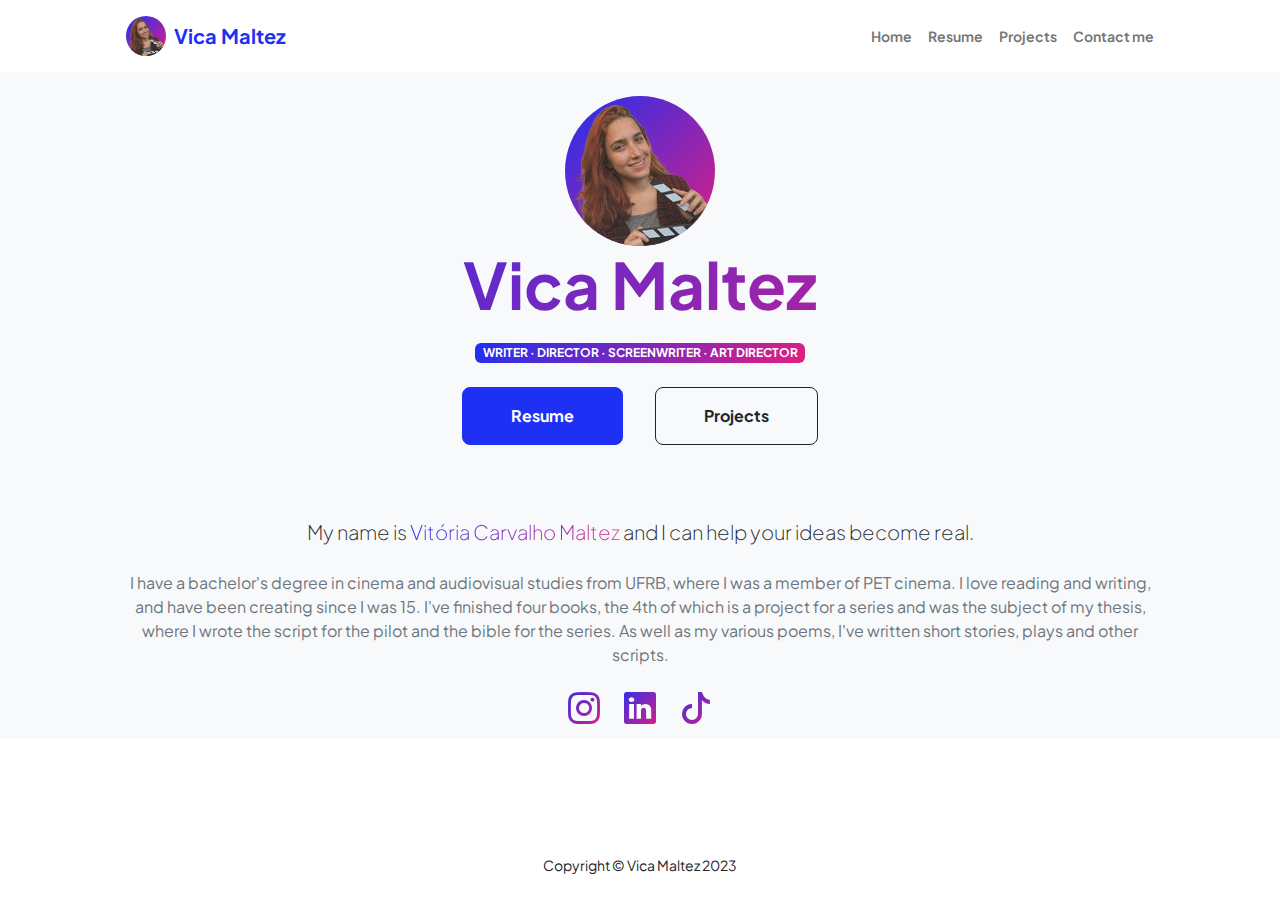
<file: index.html>
<!DOCTYPE html>
<html lang="en">
    <head>
        <meta charset="utf-8" />
        <meta name="viewport" content="width=device-width, initial-scale=1, shrink-to-fit=no" />
        <meta name="description" content="" />
        <meta name="author" content="" />
        <title>Vica Maltez</title>
        <!-- Favicon-->
        <link rel="icon" type="image/x-icon" href="assets/favicon.ico" />
        <!-- Custom Google font-->
        <link rel="preconnect" href="https://fonts.googleapis.com" />
        <link rel="preconnect" href="https://fonts.gstatic.com" crossorigin />
        <link href="https://fonts.googleapis.com/css2?family=Plus+Jakarta+Sans:wght@100;200;300;400;500;600;700;800;900&amp;display=swap" rel="stylesheet" />
        <!-- Bootstrap icons-->
        <link href="https://cdn.jsdelivr.net/npm/bootstrap-icons@1.8.1/font/bootstrap-icons.css" rel="stylesheet" />
        <!-- Core theme CSS (includes Bootstrap)-->
        <link href="css/styles.css" rel="stylesheet" />
    </head>
    <body class="d-flex flex-column h-100">
        <main class="flex-shrink-0">
            <!-- Navigation-->
            <nav class="navbar fixed-top navbar-expand-lg navbar-light bg-white py-3">
                <div class="container px-5">
                                <img class="bg-gradient-primary-to-secondary rounded-circle mx-2" width="40" src="assets/profile.png" alt="..."/>
                                <a class="navbar-brand" href="index.html"><span class="fw-bolder text-primary">Vica Maltez</span></a>
                    <button class="navbar-toggler" type="button" data-bs-toggle="collapse" data-bs-target="#navbarSupportedContent" aria-controls="navbarSupportedContent" aria-expanded="false" aria-label="Toggle navigation"><span class="navbar-toggler-icon"></span></button>
                    <div class="collapse navbar-collapse" id="navbarSupportedContent">
                        <ul class="navbar-nav ms-auto mb-2 mb-lg-0 small fw-bolder">
                            <li class="nav-item"><a class="nav-link" href="index.html">Home</a></li>
                            <li class="nav-item"><a class="nav-link" href="resume.html">Resume</a></li>
                            <li class="nav-item"><a class="nav-link" href="projects.html">Projects</a></li>
                            <li class="nav-item"><a class="nav-link" href="contact.html">Contact me</a></li>
                        </ul>
                    </div>
                </div>
            </nav>
            <!-- Header-->
            <header class="bg-light py-5">
                <div class="container px-5">
                    <div class="col-xxl-7">
                        <!-- Header profile picture-->
                        <div class="d-flex justify-content-center mt-5 mt-xxl-0">
                            <div class="">
                                <!-- TIP: For best results, use a photo with a transparent background like the demo example below-->
                                <!-- Watch a tutorial on how to do this on YouTube (link)-->
                                <img class="bg-gradient-primary-to-secondary rounded-circle" width="150" src="assets/profile.png" alt="..."/>
                            </div>
                        </div>
                    </div>
                    <div class="row gx-5 align-items-center">
                        <div class="col-xxl-5">
                            <!-- Header text content-->
                            <div class="text-center text-xxl-start">
                                <div class="display-3 fw-bolder mb-3 text-gradient">Vica Maltez</div>
                                <div class="badge bg-gradient-primary-to-secondary text-white mb-4"><div class="text-uppercase">Writer &middot; Director &middot; Screenwriter &middot; Art director</div></div>
                                <!-- <h1 class="display-3 fw-bolder mb-5"><span class="text-gradient d-inline">Get online and grow fast</span></h1> -->
                                <div class="d-grid gap-3 d-sm-flex justify-content-sm-center justify-content-xxl-start mb-3">
                                    <a class="btn btn-primary btn-lg px-5 py-3 me-sm-3 fs-6 fw-bolder" href="resume.html">Resume</a>
                                    <a class="btn btn-outline-dark btn-lg px-5 py-3 fs-6 fw-bolder" href="projects.html">Projects</a>
                                </div>
                            </div>
                        </div>
                    </div>
                </div>
            </header>
            <!-- About Section-->
            <section class="bg-light">
                <div class="container px-5">
                    <div class="row gx-5 justify-content-center">
                        <div class="col-xxl-1">
                            <div class="text-center my-2">
                                <!-- <h2 class="display-5 fw-bolder"><span class="text-gradient d-inline">About Me</span></h2> -->
                                <p class="lead fw-light mb-4">My name is <text class="text-gradient">Vitória Carvalho Maltez</text> and I can help your ideas become real.</p>
                                <p class="text-muted">I have a bachelor's degree in cinema and audiovisual studies from UFRB, where I was a member of PET cinema. I love reading and writing, and have been creating since I was 15. I've finished four books, the 4th of which is a project for a series and was the subject of my thesis, where I wrote the script for the pilot and the bible for the series. As well as my various poems, I've written short stories, plays and other scripts.</p>
                                <div class="d-flex justify-content-center fs-2 gap-4">
                                    <a class="text-gradient" target="_blank" href="https://www.instagram.com/vicaindica/"><i class="bi bi-instagram"></i></a>
                                    <a class="text-gradient" target="_blank" href="https://www.linkedin.com/in/vit%C3%B3ria-maltez-14976a27a/?locale=en_US"><i class="bi bi-linkedin"></i></a>
                                    <a class="text-gradient" target="_blank" href="https://www.tiktok.com/@vicamaltez"><i class="bi bi-tiktok"></i></a>
                                </div>
                            </div>
                        </div>
                    </div>
                </div>
            </section>
        </main>
        <!-- Footer-->
        <footer class="bg-white py-4 mt-auto">
            <div class="container px-5">
                <div class="row align-items-center justify-content-center flex-column flex-sm-row">
                    <div class="col-auto"><div class="small m-0">Copyright &copy; Vica Maltez 2023</div></div>
                </div>
            </div>
        </footer>
        <!-- Bootstrap core JS-->
        <script src="https://cdn.jsdelivr.net/npm/bootstrap@5.2.3/dist/js/bootstrap.bundle.min.js"></script>
        <!-- Core theme JS-->
        <script src="js/scripts.js"></script>
    </body>
</html>
</file>
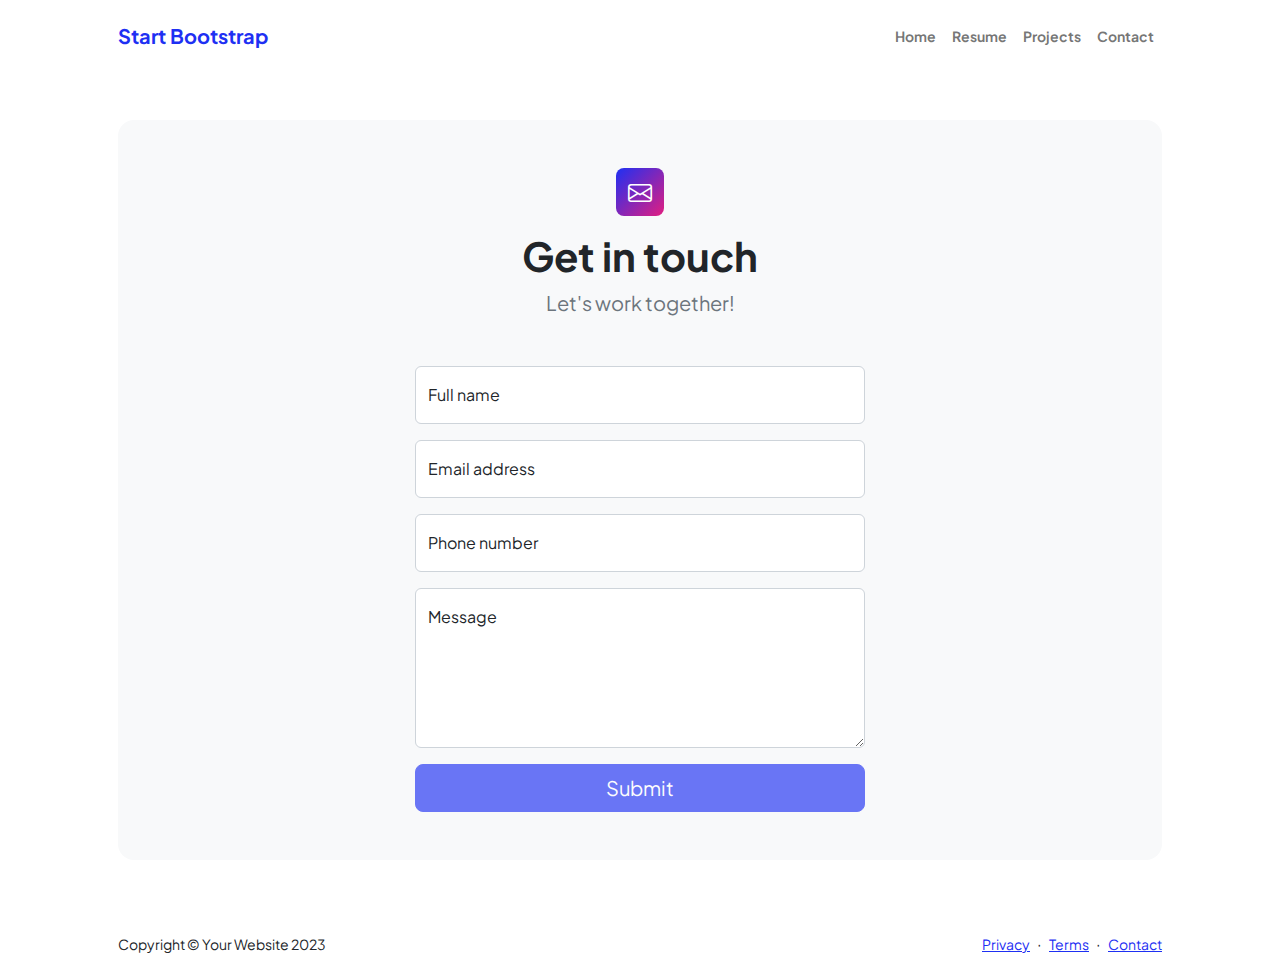
<file: contact.html>
<!DOCTYPE html>
<html lang="en">
    <head>
        <meta charset="utf-8" />
        <meta name="viewport" content="width=device-width, initial-scale=1, shrink-to-fit=no" />
        <meta name="description" content />
        <meta name="author" content />
        <title>Modern Business - Start Bootstrap Template</title>
        <!-- Favicon-->
        <link rel="icon" type="image/x-icon" href="assets/favicon.ico" />
        <!-- Custom Google font-->
        <link rel="preconnect" href="https://fonts.googleapis.com" />
        <link rel="preconnect" href="https://fonts.gstatic.com" crossorigin />
        <link href="https://fonts.googleapis.com/css2?family=Plus+Jakarta+Sans:wght@100;200;300;400;500;600;700;800;900&amp;display=swap" rel="stylesheet" />
        <!-- Bootstrap icons-->
        <link href="https://cdn.jsdelivr.net/npm/bootstrap-icons@1.8.1/font/bootstrap-icons.css" rel="stylesheet" />
        <!-- Core theme CSS (includes Bootstrap)-->
        <link href="css/styles.css" rel="stylesheet" />
    </head>
    <body class="d-flex flex-column">
        <main class="flex-shrink-0">
            <!-- Navigation-->
            <nav class="navbar navbar-expand-lg navbar-light bg-white py-3">
                <div class="container px-5">
                    <a class="navbar-brand" href="index.html"><span class="fw-bolder text-primary">Start Bootstrap</span></a>
                    <button class="navbar-toggler" type="button" data-bs-toggle="collapse" data-bs-target="#navbarSupportedContent" aria-controls="navbarSupportedContent" aria-expanded="false" aria-label="Toggle navigation"><span class="navbar-toggler-icon"></span></button>
                    <div class="collapse navbar-collapse" id="navbarSupportedContent">
                        <ul class="navbar-nav ms-auto mb-2 mb-lg-0 small fw-bolder">
                            <li class="nav-item"><a class="nav-link" href="index.html">Home</a></li>
                            <li class="nav-item"><a class="nav-link" href="resume.html">Resume</a></li>
                            <li class="nav-item"><a class="nav-link" href="projects.html">Projects</a></li>
                            <li class="nav-item"><a class="nav-link" href="contact.html">Contact</a></li>
                        </ul>
                    </div>
                </div>
            </nav>
            <!-- Page content-->
            <section class="py-5">
                <div class="container px-5">
                    <!-- Contact form-->
                    <div class="bg-light rounded-4 py-5 px-4 px-md-5">
                        <div class="text-center mb-5">
                            <div class="feature bg-primary bg-gradient-primary-to-secondary text-white rounded-3 mb-3"><i class="bi bi-envelope"></i></div>
                            <h1 class="fw-bolder">Get in touch</h1>
                            <p class="lead fw-normal text-muted mb-0">Let's work together!</p>
                        </div>
                        <div class="row gx-5 justify-content-center">
                            <div class="col-lg-8 col-xl-6">
                                <!-- * * * * * * * * * * * * * * *-->
                                <!-- * * SB Forms Contact Form * *-->
                                <!-- * * * * * * * * * * * * * * *-->
                                <!-- This form is pre-integrated with SB Forms.-->
                                <!-- To make this form functional, sign up at-->
                                <!-- https://startbootstrap.com/solution/contact-forms-->
                                <!-- to get an API token!-->
                                <form id="contactForm" data-sb-form-api-token="API_TOKEN">
                                    <!-- Name input-->
                                    <div class="form-floating mb-3">
                                        <input class="form-control" id="name" type="text" placeholder="Enter your name..." data-sb-validations="required" />
                                        <label for="name">Full name</label>
                                        <div class="invalid-feedback" data-sb-feedback="name:required">A name is required.</div>
                                    </div>
                                    <!-- Email address input-->
                                    <div class="form-floating mb-3">
                                        <input class="form-control" id="email" type="email" placeholder="name@example.com" data-sb-validations="required,email" />
                                        <label for="email">Email address</label>
                                        <div class="invalid-feedback" data-sb-feedback="email:required">An email is required.</div>
                                        <div class="invalid-feedback" data-sb-feedback="email:email">Email is not valid.</div>
                                    </div>
                                    <!-- Phone number input-->
                                    <div class="form-floating mb-3">
                                        <input class="form-control" id="phone" type="tel" placeholder="(123) 456-7890" data-sb-validations="required" />
                                        <label for="phone">Phone number</label>
                                        <div class="invalid-feedback" data-sb-feedback="phone:required">A phone number is required.</div>
                                    </div>
                                    <!-- Message input-->
                                    <div class="form-floating mb-3">
                                        <textarea class="form-control" id="message" type="text" placeholder="Enter your message here..." style="height: 10rem" data-sb-validations="required"></textarea>
                                        <label for="message">Message</label>
                                        <div class="invalid-feedback" data-sb-feedback="message:required">A message is required.</div>
                                    </div>
                                    <!-- Submit success message-->
                                    <!---->
                                    <!-- This is what your users will see when the form-->
                                    <!-- has successfully submitted-->
                                    <div class="d-none" id="submitSuccessMessage">
                                        <div class="text-center mb-3">
                                            <div class="fw-bolder">Form submission successful!</div>
                                            To activate this form, sign up at
                                            <br />
                                            <a href="https://startbootstrap.com/solution/contact-forms">https://startbootstrap.com/solution/contact-forms</a>
                                        </div>
                                    </div>
                                    <!-- Submit error message-->
                                    <!---->
                                    <!-- This is what your users will see when there is-->
                                    <!-- an error submitting the form-->
                                    <div class="d-none" id="submitErrorMessage"><div class="text-center text-danger mb-3">Error sending message!</div></div>
                                    <!-- Submit Button-->
                                    <div class="d-grid"><button class="btn btn-primary btn-lg disabled" id="submitButton" type="submit">Submit</button></div>
                                </form>
                            </div>
                        </div>
                    </div>
                </div>
            </section>
        </main>
        <!-- Footer-->
        <footer class="bg-white py-4 mt-auto">
            <div class="container px-5">
                <div class="row align-items-center justify-content-between flex-column flex-sm-row">
                    <div class="col-auto"><div class="small m-0">Copyright &copy; Your Website 2023</div></div>
                    <div class="col-auto">
                        <a class="small" href="#!">Privacy</a>
                        <span class="mx-1">&middot;</span>
                        <a class="small" href="#!">Terms</a>
                        <span class="mx-1">&middot;</span>
                        <a class="small" href="#!">Contact</a>
                    </div>
                </div>
            </div>
        </footer>
        <!-- Bootstrap core JS-->
        <script src="https://cdn.jsdelivr.net/npm/bootstrap@5.2.3/dist/js/bootstrap.bundle.min.js"></script>
        <!-- Core theme JS-->
        <script src="js/scripts.js"></script>
        <!-- * * * * * * * * * * * * * * * * * * * * * * * * * * * * * * * * * * * * * * * *-->
        <!-- * *                               SB Forms JS                               * *-->
        <!-- * * Activate your form at https://startbootstrap.com/solution/contact-forms * *-->
        <!-- * * * * * * * * * * * * * * * * * * * * * * * * * * * * * * * * * * * * * * * *-->
        <script src="https://cdn.startbootstrap.com/sb-forms-latest.js"></script>
    </body>
</html>
</file>
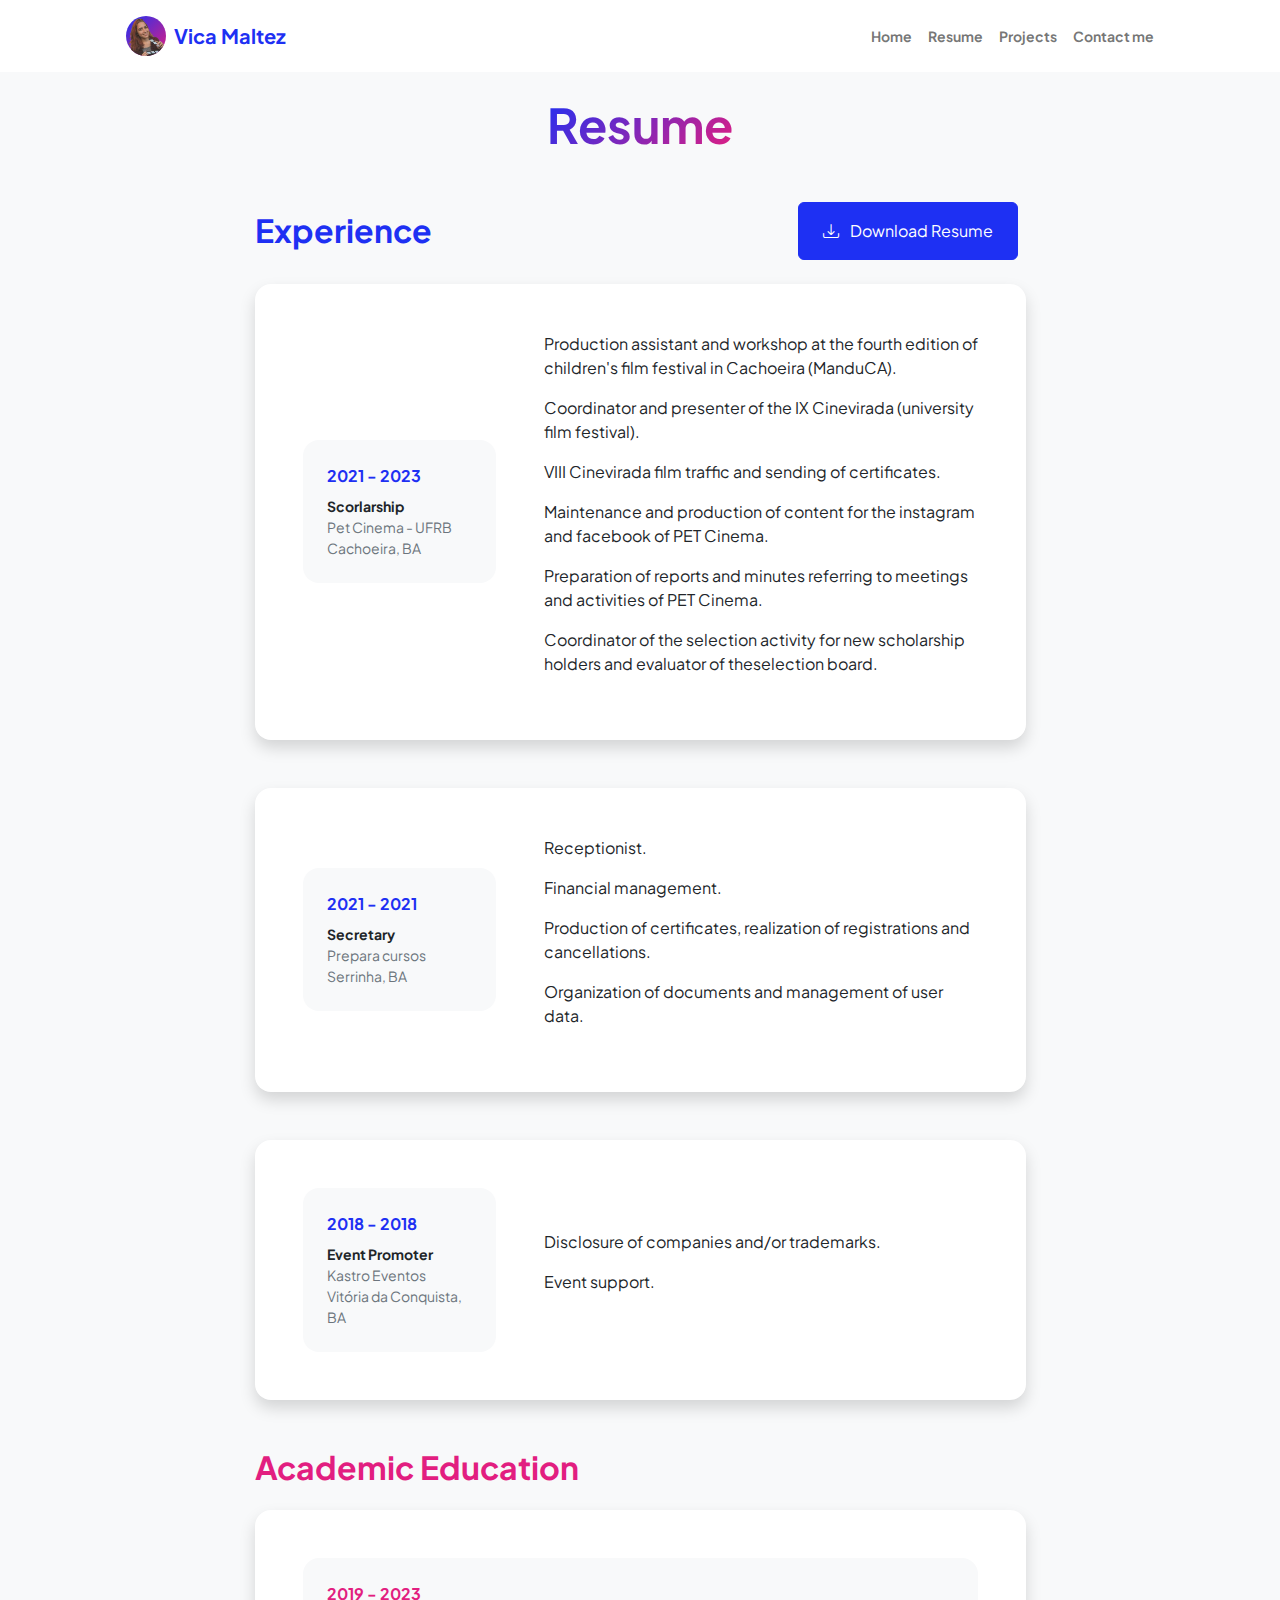
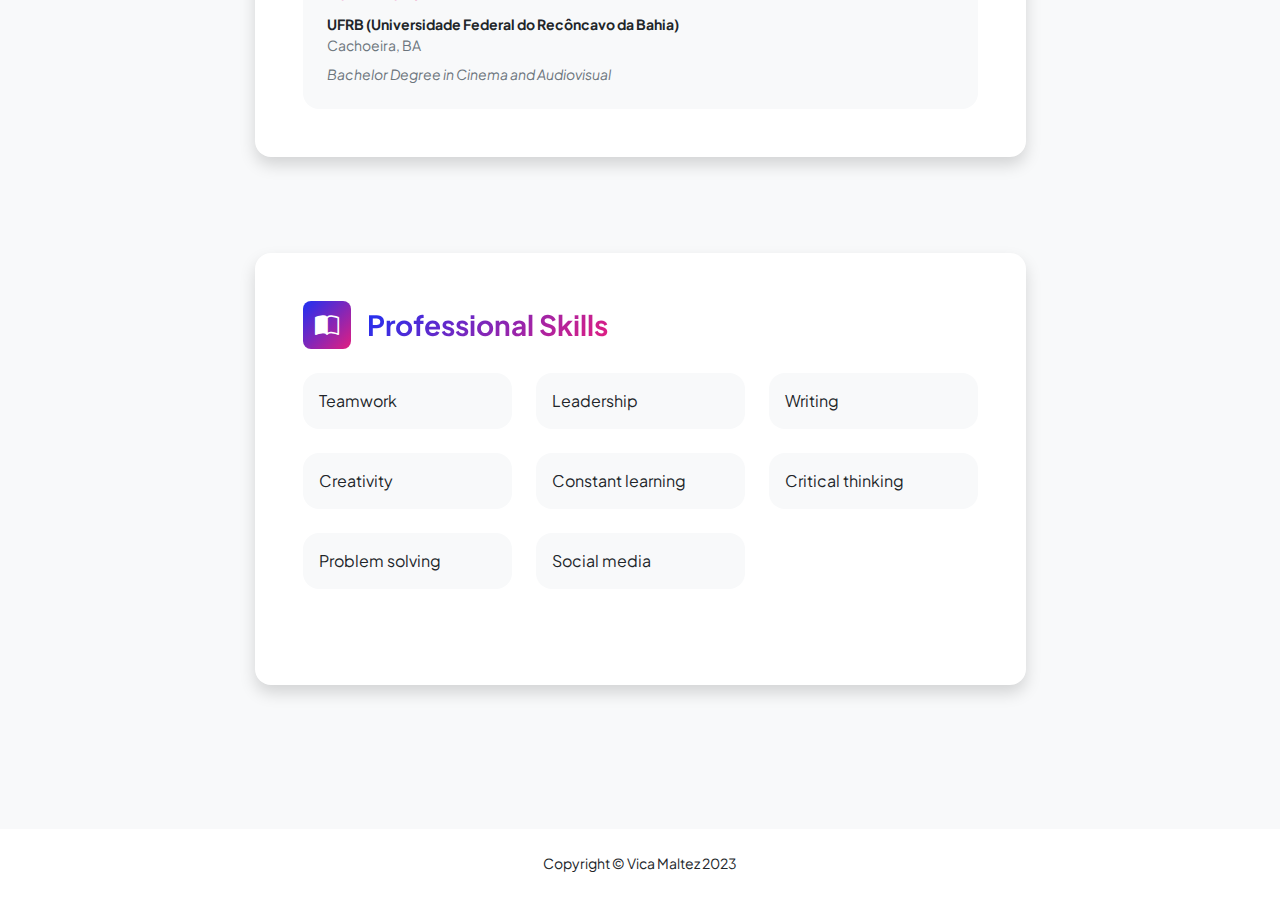
<file: resume.html>
<!DOCTYPE html>
<html lang="en">
    <head>
        <meta charset="utf-8" />
        <meta name="viewport" content="width=device-width, initial-scale=1, shrink-to-fit=no" />
        <meta name="description" content="" />
        <meta name="author" content="" />
        <title>Vica Maltez</title>
        <!-- Favicon-->
        <link rel="icon" type="image/x-icon" href="assets/favicon.ico" />
        <!-- Custom Google font-->
        <link rel="preconnect" href="https://fonts.googleapis.com" />
        <link rel="preconnect" href="https://fonts.gstatic.com" crossorigin />
        <link href="https://fonts.googleapis.com/css2?family=Plus+Jakarta+Sans:wght@100;200;300;400;500;600;700;800;900&amp;display=swap" rel="stylesheet" />
        <!-- Bootstrap icons-->
        <link href="https://cdn.jsdelivr.net/npm/bootstrap-icons@1.8.1/font/bootstrap-icons.css" rel="stylesheet" />
        <!-- Core theme CSS (includes Bootstrap)-->
        <link href="css/styles.css" rel="stylesheet" />
    </head>
    <body class="d-flex flex-column h-100 bg-light">
        <main class="flex-shrink-0">
            <!-- Navigation-->
            <nav class="navbar fixed-top navbar-expand-lg navbar-light bg-white py-3">
                <div class="container px-5">
                    <img class="bg-gradient-primary-to-secondary rounded-circle mx-2" width="40" src="assets/profile.png" alt="..."/>
                    <a class="navbar-brand" href="index.html"><span class="fw-bolder text-primary">Vica Maltez</span></a>
                    <button class="navbar-toggler" type="button" data-bs-toggle="collapse" data-bs-target="#navbarSupportedContent" aria-controls="navbarSupportedContent" aria-expanded="false" aria-label="Toggle navigation"><span class="navbar-toggler-icon"></span></button>
                    <div class="collapse navbar-collapse" id="navbarSupportedContent">
                        <ul class="navbar-nav ms-auto mb-2 mb-lg-0 small fw-bolder">
                            <li class="nav-item"><a class="nav-link" href="index.html">Home</a></li>
                            <li class="nav-item"><a class="nav-link" href="resume.html">Resume</a></li>
                            <li class="nav-item"><a class="nav-link" href="projects.html">Projects</a></li>
                            <li class="nav-item"><a class="nav-link" href="contact.html">Contact me</a></li>
                        </ul>
                    </div>
                </div>
            </nav>
            <!-- Page Content-->
            <div class="container px-5 my-5 py-5">
                <div class="text-center mb-5">
                    <h1 class="display-5 fw-bolder mb-0"><span class="text-gradient d-inline">Resume</span></h1>
                </div>
                <div class="row gx-5 justify-content-center">
                    <div class="col-lg-11 col-xl-9 col-xxl-8">
                        <!-- Experience Section-->
                        <section>
                            <div class="d-flex align-items-center justify-content-between mb-4">
                                <h2 class="text-primary fw-bolder mb-0">Experience</h2>
                                <!-- Download resume button-->
                                <!-- Note: Set the link href target to a PDF file within your project-->
                                <a class="btn btn-primary px-4 py-3 mx-2" href="#!">
                                    <div class="d-inline-block bi bi-download me-2"></div>
                                    Download Resume
                                </a>
                            </div>
                            <!-- Experience Card 1-->
                            <div class="card shadow border-0 rounded-4 mb-5">
                                <div class="card-body p-5">
                                    <div class="row align-items-center gx-5">
                                        <div class="col text-center text-lg-start mb-4 mb-lg-0">
                                            <div class="bg-light p-4 rounded-4">
                                                <div class="text-primary fw-bolder mb-2">2021 - 2023</div>
                                                <div class="small fw-bolder">Scorlarship</div>
                                                <div class="small text-muted">Pet Cinema - UFRB</div>
                                                <div class="small text-muted">Cachoeira, BA</div>
                                            </div>
                                        </div>
                                        <div class="col-lg-8">
                                            <p>Production assistant and workshop at the fourth edition of children's film festival in Cachoeira (ManduCA).</p>
                                            <p>Coordinator and presenter of the IX Cinevirada (university film festival).</p>
                                            <p>VIII Cinevirada film traffic and sending of certificates.</p>
                                            <p>Maintenance and production of content for the instagram and facebook of PET Cinema.</p>
                                            <p>Preparation of reports and minutes referring to meetings and activities of PET Cinema.</p>
                                            <p>Coordinator of the selection activity for new scholarship holders and evaluator of theselection board.</p>
                                        </div>
                                    </div>
                                </div>
                            </div>
                            <!-- Experience Card 2-->
                            <div class="card shadow border-0 rounded-4 mb-5">
                                <div class="card-body p-5">
                                    <div class="row align-items-center gx-5">
                                        <div class="col text-center text-lg-start mb-4 mb-lg-0">
                                            <div class="bg-light p-4 rounded-4">
                                                <div class="text-primary fw-bolder mb-2">2021 - 2021</div>
                                                <div class="small fw-bolder">Secretary</div>
                                                <div class="small text-muted">Prepara cursos</div>
                                                <div class="small text-muted">Serrinha, BA</div>
                                            </div>
                                        </div>
                                        <div class="col-lg-8">
                                            <p>Receptionist.</p>
                                            <p>Financial management.</p>
                                            <p>Production of certificates, realization of registrations and cancellations.</p>
                                            <p>Organization of documents and management of user data.</p>
                                        </div>
                                    </div>
                                </div>
                            </div>
                            <!-- Experience Card 3-->
                            <div class="card shadow border-0 rounded-4 mb-5">
                                <div class="card-body p-5">
                                    <div class="row align-items-center gx-5">
                                        <div class="col text-center text-lg-start mb-4 mb-lg-0">
                                            <div class="bg-light p-4 rounded-4">
                                                <div class="text-primary fw-bolder mb-2">2018 - 2018</div>
                                                <div class="small fw-bolder">Event Promoter</div>
                                                <div class="small text-muted">Kastro Eventos</div>
                                                <div class="small text-muted">Vitória da Conquista, BA</div>
                                            </div>
                                        </div>
                                        <div class="col-lg-8">
                                            <p>Disclosure of companies and/or trademarks.</p>
                                            <p>Event support.</p>
                                        </div>
                                    </div>
                                </div>
                            </div>
                        </section>
                        <!-- Education Section-->
                        <section>
                            <h2 class="text-secondary fw-bolder mb-4">Academic Education</h2>
                            <!-- Education Card 1-->
                            <div class="card shadow border-0 rounded-4 mb-5">
                                <div class="card-body p-5">
                                    <div class="row align-items-center gx-5">
                                        <div class="col text-center text-lg-start mb-4 mb-lg-0">
                                            <div class="bg-light p-4 rounded-4">
                                                <div class="text-secondary fw-bolder mb-2">2019 - 2023</div>
                                                <div class="mb-2">
                                                    <div class="small fw-bolder">UFRB (Universidade Federal do Recôncavo da Bahia)</div>
                                                    <div class="small text-muted">Cachoeira, BA</div>
                                                </div>
                                                <div class="fst-italic">
                                                    <div class="small text-muted">Bachelor Degree in Cinema and Audiovisual</div>
                                                </div>
                                            </div>
                                        </div>
                                        <!-- <div class="col-lg-8"><div>Lorem ipsum dolor sit amet consectetur adipisicing elit. Delectus laudantium, voluptatem quis repellendus eaque sit animi illo ipsam amet officiis corporis sed aliquam non voluptate corrupti excepturi maxime porro fuga.</div></div> -->
                                    </div>
                                </div>
                            </div>
                        </section>
                        <!-- Divider-->
                        <div class="pb-5"></div>
                        <!-- Skills Section-->
                        <section>
                            <!-- Skillset Card-->
                            <div class="card shadow border-0 rounded-4 mb-5">
                                <div class="card-body p-5">
                                    <!-- Professional skills list-->
                                    <div class="mb-5">
                                        <div class="d-flex align-items-center mb-4">
                                            <div class="feature bg-primary bg-gradient-primary-to-secondary text-white rounded-3 me-3"><i class="bi bi-book-half"></i></div>
                                            <h3 class="fw-bolder mb-0"><span class="text-gradient d-inline">Professional Skills</span></h3>
                                        </div>
                                        <div class="row row-cols-1 row-cols-md-3 mb-4">
                                            <div class="col mb-4 mb-md-0"><div class="d-flex align-items-center bg-light rounded-4 p-3 h-100">Teamwork</div></div>
                                            <div class="col mb-4 mb-md-0"><div class="d-flex align-items-center bg-light rounded-4 p-3 h-100">Leadership</div></div>
                                            <div class="col"><div class="d-flex align-items-center bg-light rounded-4 p-3 h-100">Writing</div></div>
                                        </div>
                                        <div class="row row-cols-1 row-cols-md-3 mb-4">
                                            <div class="col mb-4 mb-md-0"><div class="d-flex align-items-center bg-light rounded-4 p-3 h-100">Creativity</div></div>
                                            <div class="col mb-4 mb-md-0"><div class="d-flex align-items-center bg-light rounded-4 p-3 h-100">Constant learning</div></div>
                                            <div class="col"><div class="d-flex align-items-center bg-light rounded-4 p-3 h-100">Critical thinking</div></div>
                                        </div>
                                        <div class="row row-cols-1 row-cols-md-3">
                                            <div class="col mb-4 mb-md-0"><div class="d-flex align-items-center bg-light rounded-4 p-3 h-100">Problem solving</div></div>
                                            <div class="col"><div class="d-flex align-items-center bg-light rounded-4 p-3 h-100">Social media</div></div>
                                        </div>
                                    </div>
                                    <!-- Languages list-->
                                    <!-- <div class="mb-0">
                                        <div class="d-flex align-items-center mb-4">
                                            <div class="feature bg-primary bg-gradient-primary-to-secondary text-white rounded-3 me-3"><i class="bi bi-code-slash"></i></div>
                                            <h3 class="fw-bolder mb-0"><span class="text-gradient d-inline">Languages</span></h3>
                                        </div>
                                        <div class="row row-cols-1 row-cols-md-3 mb-4">
                                            <div class="col mb-4 mb-md-0"><div class="d-flex align-items-center bg-light rounded-4 p-3 h-100">HTML</div></div>
                                            <div class="col mb-4 mb-md-0"><div class="d-flex align-items-center bg-light rounded-4 p-3 h-100">CSS</div></div>
                                            <div class="col"><div class="d-flex align-items-center bg-light rounded-4 p-3 h-100">JavaScript</div></div>
                                        </div>
                                        <div class="row row-cols-1 row-cols-md-3">
                                            <div class="col mb-4 mb-md-0"><div class="d-flex align-items-center bg-light rounded-4 p-3 h-100">Python</div></div>
                                            <div class="col mb-4 mb-md-0"><div class="d-flex align-items-center bg-light rounded-4 p-3 h-100">Ruby</div></div>
                                            <div class="col"><div class="d-flex align-items-center bg-light rounded-4 p-3 h-100">Node.js</div></div>
                                        </div>
                                    </div> -->
                                </div>
                            </div>
                        </section>
                    </div>
                </div>
            </div>
        </main>
        <!-- Footer-->
        <footer class="bg-white py-4 mt-auto">
            <div class="container px-5">
                <div class="row align-items-center justify-content-center flex-column flex-sm-row">
                    <div class="col-auto"><div class="small m-0">Copyright &copy; Vica Maltez 2023</div></div>
                </div>
            </div>
        </footer>
        <!-- Bootstrap core JS-->
        <script src="https://cdn.jsdelivr.net/npm/bootstrap@5.2.3/dist/js/bootstrap.bundle.min.js"></script>
        <!-- Core theme JS-->
        <script src="js/scripts.js"></script>
    </body>
</html>
</file>
